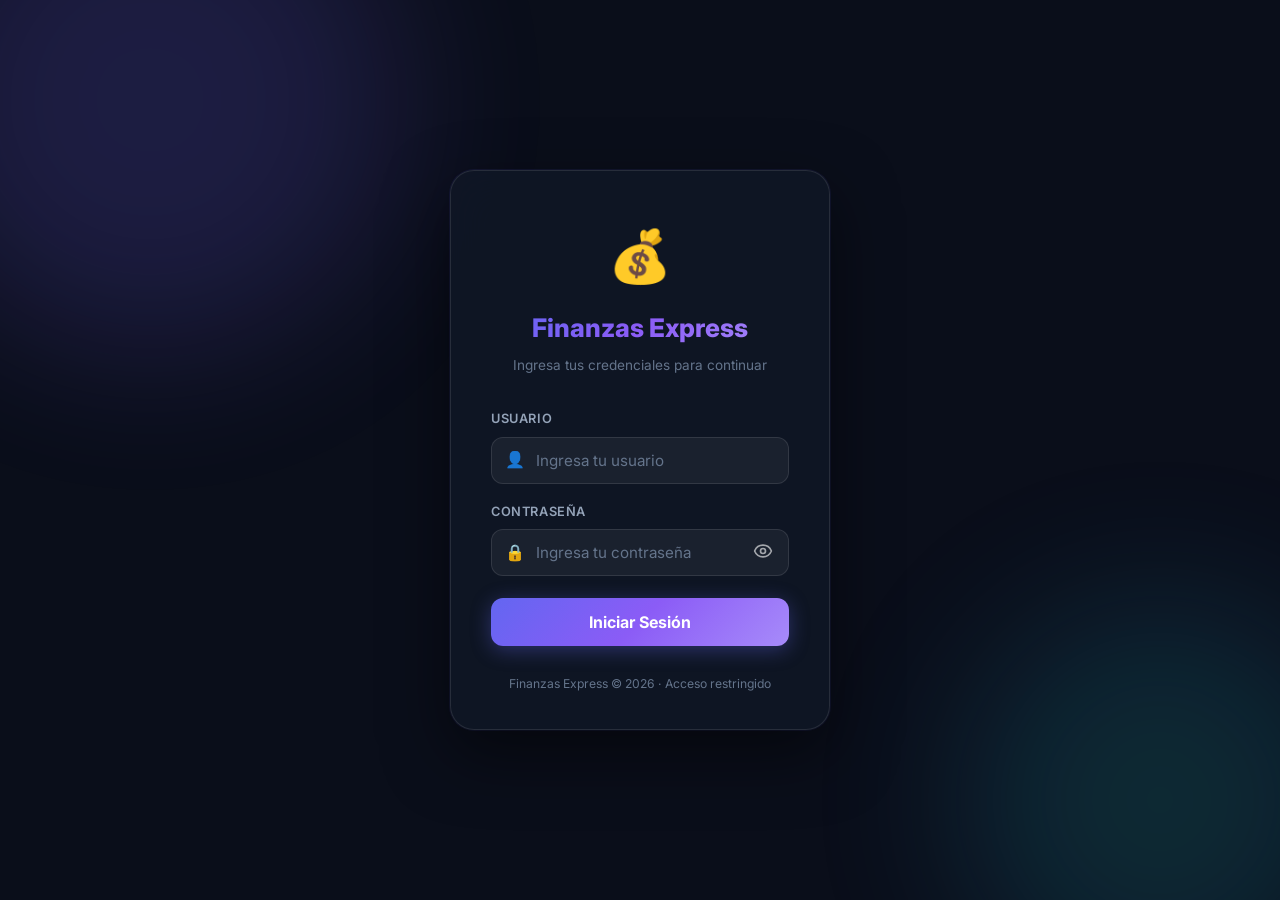
<file: static/login.html>
<!DOCTYPE html>
<html lang="es">

<head>
    <meta charset="UTF-8">
    <meta name="viewport" content="width=device-width, initial-scale=1.0">
    <meta name="description" content="Iniciar sesión en Finanzas Express">
    <title>💰 Finanzas Express · Iniciar Sesión</title>
    <link rel="preconnect" href="https://fonts.googleapis.com">
    <link rel="preconnect" href="https://fonts.gstatic.com" crossorigin>
    <link href="https://fonts.googleapis.com/css2?family=Inter:wght@300;400;500;600;700;800&display=swap"
        rel="stylesheet">
    <link rel="stylesheet" href="styles.css">
</head>

<body class="login-body">
    <div class="login-bg">
        <div class="login-blob login-blob-1"></div>
        <div class="login-blob login-blob-2"></div>
    </div>

    <div class="login-container">
        <div class="login-card">
            <!-- Header -->
            <div class="login-header">
                <div class="login-logo">💰</div>
                <h1 class="login-title">Finanzas Express</h1>
                <p class="login-subtitle">Ingresa tus credenciales para continuar</p>
            </div>

            <!-- Form -->
            <form id="login-form" class="login-form" autocomplete="off">
                <div class="login-form-group">
                    <label for="login-username">Usuario</label>
                    <div class="login-input-wrapper">
                        <span class="login-input-icon">👤</span>
                        <input type="text" id="login-username" name="username" placeholder="Ingresa tu usuario" required
                            autocomplete="username">
                    </div>
                </div>

                <div class="login-form-group">
                    <label for="login-password">Contraseña</label>
                    <div class="login-input-wrapper">
                        <span class="login-input-icon">🔒</span>
                        <input type="password" id="login-password" name="password" placeholder="Ingresa tu contraseña"
                            required autocomplete="current-password">
                        <button type="button" class="login-toggle-password" id="toggle-password"
                            title="Mostrar/ocultar contraseña">
                            <svg xmlns="http://www.w3.org/2000/svg" width="24" height="24" viewBox="0 0 24 24"
                                fill="none" stroke="currentColor" stroke-width="2" stroke-linecap="round"
                                stroke-linejoin="round" class="lucide lucide-eye-icon lucide-eye">
                                <path
                                    d="M2.062 12.348a1 1 0 0 1 0-.696 10.75 10.75 0 0 1 19.876 0 1 1 0 0 1 0 .696 10.75 10.75 0 0 1-19.876 0" />
                                <circle cx="12" cy="12" r="3" />
                            </svg>

                            <svg xmlns="http://www.w3.org/2000/svg" width="24" height="24" viewBox="0 0 24 24"
                                fill="none" stroke="currentColor" stroke-width="2" stroke-linecap="round"
                                stroke-linejoin="round" class="lucide lucide-eye-closed-icon lucide-eye-closed">
                                <path d="m15 18-.722-3.25" />
                                <path d="M2 8a10.645 10.645 0 0 0 20 0" />
                                <path d="m20 15-1.726-2.05" />
                                <path d="m4 15 1.726-2.05" />
                                <path d="m9 18 .722-3.25" />
                            </svg>
                        </button>
                    </div>
                </div>

                <!-- Error message -->
                <div id="login-error" class="login-error hidden">
                    <span>⚠️</span>
                    <span id="login-error-text">Usuario o contraseña incorrectos</span>
                </div>

                <button type="submit" class="btn-login" id="btn-login">
                    <span id="btn-login-text">Iniciar Sesión</span>
                    <span id="btn-login-spinner" class="login-spinner hidden"></span>
                </button>
            </form>

            <p class="login-footer">Finanzas Express &copy; 2026 · Acceso restringido</p>
        </div>
    </div>

    <script>
        const form = document.getElementById('login-form');
        const errorBox = document.getElementById('login-error');
        const errorText = document.getElementById('login-error-text');
        const btnText = document.getElementById('btn-login-text');
        const btnSpinner = document.getElementById('btn-login-spinner');
        const togglePwd = document.getElementById('toggle-password');
        const pwdInput = document.getElementById('login-password');
        const eyeIcon = togglePwd.querySelector('.lucide-eye-icon');
        const eyeClosedIcon = togglePwd.querySelector('.lucide-eye-closed-icon');


        togglePwd.addEventListener('click', () => {
            // 1. Verificamos el estado actual
            const isPassword = pwdInput.type === 'password';

            // 2. Alternamos el tipo de input
            pwdInput.type = isPassword ? 'text' : 'password';

            // 3. Mostramos/Ocultamos los iconos según el estado
            if (isPassword) {
                // Si era password (ahora es texto visible), ocultamos el ojo abierto y mostramos el cerrado
                eyeIcon.style.display = 'none';
                eyeClosedIcon.style.display = 'block'; // o 'inline-block' dependiendo de tu diseño
            } else {
                // Si era texto (ahora es password oculto), mostramos el ojo abierto y ocultamos el cerrado
                eyeIcon.style.display = 'block';
                eyeClosedIcon.style.display = 'none';
            }
        });

        form.addEventListener('submit', async (e) => {
            e.preventDefault();
            errorBox.classList.add('hidden');
            btnText.textContent = 'Verificando...';
            btnSpinner.classList.remove('hidden');

            const username = document.getElementById('login-username').value.trim();
            const password = document.getElementById('login-password').value;

            try {
                const res = await fetch('/api/login', {
                    method: 'POST',
                    headers: { 'Content-Type': 'application/json' },
                    body: JSON.stringify({ username, password })
                });

                const data = await res.json();

                if (res.ok) {
                    btnText.textContent = '✅ ¡Bienvenido!';
                    setTimeout(() => { window.location.href = '/'; }, 500);
                } else {
                    errorText.textContent = data.error || 'Usuario o contraseña incorrectos';
                    errorBox.classList.remove('hidden');
                    btnText.textContent = 'Iniciar Sesión';
                    btnSpinner.classList.add('hidden');
                    // Shake animation
                    form.classList.add('login-shake');
                    setTimeout(() => form.classList.remove('login-shake'), 500);
                }
            } catch (err) {
                errorText.textContent = 'Error de conexión. Intenta de nuevo.';
                errorBox.classList.remove('hidden');
                btnText.textContent = 'Iniciar Sesión';
                btnSpinner.classList.add('hidden');
            }
        });
    </script>
</body>

</html>
</file>
<file: static/styles.css>
/* ============================================================
   STYLES.CSS - Simulador de Presupuesto Personal
   Diseño oscuro premium con glassmorphism y micro-animaciones
   ============================================================ */

/* ---- Reset & Base ---- */
*,
*::before,
*::after {
    margin: 0;
    padding: 0;
    box-sizing: border-box;
}

:root {
    --bg-primary: #0a0e1a;
    --bg-secondary: #111827;
    --bg-card: rgba(17, 24, 39, 0.7);
    --bg-card-hover: rgba(17, 24, 39, 0.9);
    --glass: rgba(255, 255, 255, 0.04);
    --glass-border: rgba(255, 255, 255, 0.08);
    --accent-1: #6366f1;
    --accent-2: #8b5cf6;
    --accent-3: #a78bfa;
    --gradient-primary: linear-gradient(135deg, #6366f1, #8b5cf6, #a78bfa);
    --gradient-income: linear-gradient(135deg, #10b981, #34d399);
    --gradient-expense: linear-gradient(135deg, #ef4444, #f87171);
    --gradient-balance: linear-gradient(135deg, #3b82f6, #60a5fa);
    --gradient-savings: linear-gradient(135deg, #f59e0b, #fbbf24);
    --text-primary: #f1f5f9;
    --text-secondary: #94a3b8;
    --text-muted: #64748b;
    --border: rgba(255, 255, 255, 0.06);
    --success: #10b981;
    --warning: #f59e0b;
    --danger: #ef4444;
    --info: #3b82f6;
    --radius-sm: 8px;
    --radius-md: 12px;
    --radius-lg: 16px;
    --radius-xl: 20px;
    --shadow-sm: 0 2px 8px rgba(0, 0, 0, 0.2);
    --shadow-md: 0 4px 16px rgba(0, 0, 0, 0.3);
    --shadow-lg: 0 8px 32px rgba(0, 0, 0, 0.4);
    --shadow-glow: 0 0 20px rgba(99, 102, 241, 0.15);
    --transition: 0.3s cubic-bezier(0.4, 0, 0.2, 1);
    --font: 'Inter', -apple-system, BlinkMacSystemFont, sans-serif;
}

html {
    scroll-behavior: smooth;
}

body {
    font-family: var(--font);
    background: var(--bg-primary);
    color: var(--text-primary);
    min-height: 100vh;
    line-height: 1.6;
    -webkit-font-smoothing: antialiased;
}

body::before {
    content: '';
    position: fixed;
    top: 0;
    left: 0;
    right: 0;
    bottom: 0;
    background:
        radial-gradient(ellipse at 20% 0%, rgba(99, 102, 241, 0.08) 0%, transparent 50%),
        radial-gradient(ellipse at 80% 100%, rgba(139, 92, 246, 0.06) 0%, transparent 50%);
    pointer-events: none;
    z-index: 0;
}

/* ---- Header ---- */
#app-header {
    position: sticky;
    top: 0;
    z-index: 100;
    display: flex;
    justify-content: space-between;
    align-items: center;
    padding: 16px 32px;
    background: rgba(10, 14, 26, 0.85);
    backdrop-filter: blur(20px);
    -webkit-backdrop-filter: blur(20px);
    border-bottom: 1px solid var(--glass-border);
}

.header-left {
    display: flex;
    align-items: center;
    gap: 14px;
}

.logo {
    font-size: 2rem;
    animation: float 3s ease-in-out infinite;
}

@keyframes float {

    0%,
    100% {
        transform: translateY(0px);
    }

    50% {
        transform: translateY(-4px);
    }
}

#app-header h1 {
    font-size: 1.4rem;
    font-weight: 700;
    background: var(--gradient-primary);
    -webkit-background-clip: text;
    -webkit-text-fill-color: transparent;
    background-clip: text;
}

.header-subtitle {
    font-size: 0.8rem;
    color: var(--text-muted);
}



.guest-badge {
    background: var(--glass);
    padding: 2px 8px;
    border-radius: 999px;
    border: 1px solid var(--glass-border);
    font-size: 0.72rem;
}

.month-selector {
    display: flex;
    align-items: center;
    gap: 6px;
}

.month-nav-btn {
    background: var(--glass);
    border: 1px solid var(--glass-border);
    color: var(--text-primary);
    width: 34px;
    height: 34px;
    border-radius: var(--radius-sm);
    font-size: 0.85rem;
    cursor: pointer;
    display: flex;
    align-items: center;
    justify-content: center;
    transition: var(--transition);
}

.month-nav-btn:hover {
    background: rgba(99, 102, 241, 0.15);
    border-color: var(--accent-1);
    transform: scale(1.05);
}

.month-nav-btn:active {
    transform: scale(0.95);
}

.month-display {
    font-size: 0.9rem;
    font-weight: 600;
    color: var(--text-primary);
    min-width: 140px;
    text-align: center;
    padding: 6px 12px;
    background: var(--glass);
    border: 1px solid var(--glass-border);
    border-radius: var(--radius-sm);
    letter-spacing: 0.3px;
}

.month-hidden-input {
    position: absolute;
    opacity: 0;
    pointer-events: none;
    width: 0;
    height: 0;
}

/* Iconos de calendario visibles en tema oscuro */
input[type="date"]::-webkit-calendar-picker-indicator,
input[type="month"]::-webkit-calendar-picker-indicator {
    filter: invert(0.8) brightness(1.4);
    cursor: pointer;
    opacity: 0.8;
    transition: opacity 0.2s;
}

input[type="date"]::-webkit-calendar-picker-indicator:hover,
input[type="month"]::-webkit-calendar-picker-indicator:hover {
    opacity: 1;
}

/* ---- Alerts Banner ---- */
.alerts-banner {
    padding: 0 32px;
    transition: var(--transition);
}

.alerts-banner.hidden {
    display: none;
}

.alert-item {
    display: flex;
    align-items: center;
    gap: 12px;
    padding: 12px 18px;
    margin-top: 12px;
    background: rgba(239, 68, 68, 0.1);
    border-left: 4px solid var(--danger);
    border-radius: var(--radius-sm);
    animation: slideIn 0.4s ease-out;
    font-size: 0.9rem;
}

.alert-item .alert-icon {
    font-size: 1.3rem;
}

@keyframes slideIn {
    from {
        opacity: 0;
        transform: translateX(-20px);
    }

    to {
        opacity: 1;
        transform: translateX(0);
    }
}

/* ---- Tabs Nav ---- */
.tabs-nav {
    display: flex;
    gap: 4px;
    padding: 16px 32px 0;
    position: relative;
    z-index: 1;
}

.tab-btn {
    flex: 1;
    display: flex;
    align-items: center;
    justify-content: center;
    gap: 8px;
    padding: 14px 20px;
    background: var(--glass);
    border: 1px solid var(--glass-border);
    border-bottom: none;
    border-radius: var(--radius-md) var(--radius-md) 0 0;
    color: var(--text-secondary);
    font-family: var(--font);
    font-size: 0.95rem;
    font-weight: 500;
    cursor: pointer;
    transition: var(--transition);
    position: relative;
    overflow: hidden;
}

.tab-btn::before {
    content: '';
    position: absolute;
    top: 0;
    left: 0;
    right: 0;
    height: 3px;
    background: var(--gradient-primary);
    transform: scaleX(0);
    transition: transform 0.3s ease;
}

.tab-btn:hover {
    color: var(--text-primary);
    background: rgba(255, 255, 255, 0.06);
}

.tab-btn.active {
    color: var(--text-primary);
    background: var(--bg-card);
    border-color: rgba(99, 102, 241, 0.2);
}

.tab-btn.active::before {
    transform: scaleX(1);
}

.tab-icon {
    font-size: 1.15rem;
}

/* ---- Main ---- */
#main-content {
    padding: 0 32px 40px;
    position: relative;
    z-index: 1;
}

.tab-content {
    display: none;
    animation: fadeUp 0.45s ease-out;
}

.tab-content.active {
    display: block;
}

@keyframes fadeUp {
    from {
        opacity: 0;
        transform: translateY(12px);
    }

    to {
        opacity: 1;
        transform: translateY(0);
    }
}

/* ---- Cards ---- */
.card {
    background: var(--bg-card);
    backdrop-filter: blur(16px);
    -webkit-backdrop-filter: blur(16px);
    border: 1px solid var(--glass-border);
    border-radius: var(--radius-lg);
    padding: 24px;
    margin-top: 20px;
    box-shadow: var(--shadow-sm);
    transition: var(--transition);
}

.card-header {
    display: flex;
    justify-content: space-between;
    align-items: center;
    margin-bottom: 20px;
}

.card-header h2 {
    font-size: 1.1rem;
    font-weight: 600;
    color: var(--text-primary);
}

/* ---- Grid Layouts ---- */
.grid-2col {
    display: grid;
    grid-template-columns: 1fr 1fr;
    gap: 20px;
}

/* ---- Forms ---- */
.form-row {
    display: grid;
    grid-template-columns: 1fr 1fr;
    gap: 16px;
}

.form-row-3 {
    grid-template-columns: 1fr 1fr 1fr;
}

.form-group {
    display: flex;
    flex-direction: column;
    gap: 6px;
    margin-bottom: 16px;
}

.form-group label {
    font-size: 0.82rem;
    font-weight: 500;
    color: var(--text-secondary);
    text-transform: uppercase;
    letter-spacing: 0.5px;
}

.form-group input,
.form-group select {
    padding: 10px 14px;
    background: rgba(255, 255, 255, 0.04);
    border: 1px solid var(--glass-border);
    border-radius: var(--radius-sm);
    color: var(--text-primary);
    font-family: var(--font);
    font-size: 0.92rem;
    outline: none;
    transition: var(--transition);
}

.form-group input::placeholder {
    color: var(--text-muted);
}

.form-group input:focus,
.form-group select:focus {
    border-color: var(--accent-1);
    box-shadow: 0 0 0 3px rgba(99, 102, 241, 0.12);
    background: rgba(255, 255, 255, 0.06);
}

.form-group select option {
    background: var(--bg-secondary);
    color: var(--text-primary);
}

/* ---- Buttons ---- */
.btn {
    padding: 11px 24px;
    border: none;
    border-radius: var(--radius-sm);
    font-family: var(--font);
    font-size: 0.9rem;
    font-weight: 600;
    cursor: pointer;
    transition: var(--transition);
    display: inline-flex;
    align-items: center;
    gap: 8px;
    position: relative;
    overflow: hidden;
}

.btn::after {
    content: '';
    position: absolute;
    inset: 0;
    background: rgba(255, 255, 255, 0);
    transition: var(--transition);
}

.btn:hover::after {
    background: rgba(255, 255, 255, 0.08);
}

.btn:active {
    transform: scale(0.97);
}

.btn-primary {
    background: var(--gradient-primary);
    color: #fff;
    box-shadow: 0 4px 14px rgba(99, 102, 241, 0.3);
}

.btn-primary:hover {
    box-shadow: 0 6px 20px rgba(99, 102, 241, 0.4);
    transform: translateY(-1px);
}

.btn-secondary {
    background: linear-gradient(135deg, #059669, #10b981);
    color: #fff;
    box-shadow: 0 4px 14px rgba(16, 185, 129, 0.25);
}

.btn-secondary:hover {
    box-shadow: 0 6px 20px rgba(16, 185, 129, 0.35);
    transform: translateY(-1px);
}

.btn-accent {
    background: linear-gradient(135deg, #d97706, #f59e0b);
    color: #fff;
    box-shadow: 0 4px 14px rgba(245, 158, 11, 0.25);
}

.btn-accent:hover {
    box-shadow: 0 6px 20px rgba(245, 158, 11, 0.35);
    transform: translateY(-1px);
}

.btn-export {
    background: var(--glass);
    border: 1px solid var(--glass-border);
    color: var(--text-primary);
    padding: 8px 18px;
    border-radius: var(--radius-sm);
    font-family: var(--font);
    font-size: 0.85rem;
    font-weight: 500;
    cursor: pointer;
    transition: var(--transition);
}

.btn-export:hover {
    background: rgba(255, 255, 255, 0.08);
    border-color: var(--accent-1);
}

.btn-sm {
    padding: 6px 14px;
    font-size: 0.78rem;
}

.btn-danger {
    background: rgba(239, 68, 68, 0.15);
    color: var(--danger);
    border: 1px solid rgba(239, 68, 68, 0.2);
}

.btn-danger:hover {
    background: rgba(239, 68, 68, 0.25);
}

.btn-deposit {
    background: rgba(16, 185, 129, 0.15);
    color: var(--success);
    border: 1px solid rgba(16, 185, 129, 0.2);
}

.btn-deposit:hover {
    background: rgba(16, 185, 129, 0.25);
}

.btn-withdraw {
    background: rgba(59, 130, 246, 0.15);
    color: var(--info);
    border: 1px solid rgba(59, 130, 246, 0.2);
}

.btn-withdraw:hover {
    background: rgba(59, 130, 246, 0.25);
}

.btn-reset {
    background: rgba(239, 68, 68, 0.12);
    color: var(--danger);
    border: 1px solid rgba(239, 68, 68, 0.2);
    padding: 8px 18px;
    border-radius: var(--radius-sm);
    font-family: var(--font);
    font-size: 0.82rem;
    font-weight: 600;
    cursor: pointer;
    transition: var(--transition);
    white-space: nowrap;
}

.btn-reset:hover {
    background: rgba(239, 68, 68, 0.22);
    border-color: var(--danger);
    box-shadow: 0 0 12px rgba(239, 68, 68, 0.15);
    transform: translateY(-1px);
}

.btn-reset:active {
    transform: scale(0.97);
}

.header-right {
    display: flex;
    align-items: center;
    gap: 12px;
}

.btn-add-transaction {
    background: linear-gradient(135deg, #960505, #b91010);
    color: #fff;
    box-shadow: 0 4px 14px rgba(185, 16, 16, 0.25);
}

.btn-add-transaction:hover {
    box-shadow: 0 6px 20px rgba(185, 16, 16, 0.35);
    transform: translateY(-1px);
}

/* ---- KPI Grid ---- */
.kpi-grid {
    display: grid;
    grid-template-columns: repeat(4, 1fr);
    gap: 16px;
    margin-top: 20px;
}

.kpi-card {
    padding: 20px;
    border-radius: var(--radius-lg);
    text-align: center;
    position: relative;
    overflow: hidden;
    transition: var(--transition);
}

.kpi-card::before {
    content: '';
    position: absolute;
    inset: 0;
    opacity: 0.12;
    border-radius: inherit;
}

.kpi-income {
    background: rgba(16, 185, 129, 0.08);
    border: 1px solid rgba(16, 185, 129, 0.15);
}

.kpi-expense {
    background: rgba(239, 68, 68, 0.08);
    border: 1px solid rgba(239, 68, 68, 0.15);
}

.kpi-balance {
    background: rgba(59, 130, 246, 0.08);
    border: 1px solid rgba(59, 130, 246, 0.15);
}

.kpi-savings {
    background: rgba(245, 158, 11, 0.08);
    border: 1px solid rgba(245, 158, 11, 0.15);
}

.kpi-card:hover {
    transform: translateY(-2px);
    box-shadow: var(--shadow-md);
}

.kpi-icon {
    font-size: 1.8rem;
    margin-bottom: 8px;
}

.kpi-value {
    font-size: 1.6rem;
    font-weight: 800;
    letter-spacing: -0.02em;
}

.kpi-income .kpi-value {
    color: var(--success);
}

.kpi-expense .kpi-value {
    color: var(--danger);
}

.kpi-balance .kpi-value {
    color: var(--info);
}

.kpi-savings .kpi-value {
    color: var(--warning);
}

.kpi-label {
    font-size: 0.78rem;
    color: var(--text-secondary);
    text-transform: uppercase;
    letter-spacing: 1px;
    margin-top: 4px;
    font-weight: 500;
}

/* ---- Charts ---- */
.chart-container {
    position: relative;
    height: 300px;
    width: 100%;
}

/* ---- Transactions List ---- */
.transactions-list {
    max-height: 400px;
    overflow-y: auto;
}

.tx-item {
    display: flex;
    align-items: center;
    justify-content: space-between;
    padding: 12px 16px;
    border-bottom: 1px solid var(--border);
    transition: var(--transition);
    border-radius: var(--radius-sm);
}

.tx-item:hover {
    background: var(--glass);
}

.tx-item:last-child {
    border-bottom: none;
}

.tx-info {
    display: flex;
    align-items: center;
    gap: 14px;
}

.tx-icon {
    width: 40px;
    height: 40px;
    border-radius: var(--radius-sm);
    display: flex;
    align-items: center;
    justify-content: center;
    font-size: 1.1rem;
}

.tx-icon.income {
    background: rgba(16, 185, 129, 0.12);
}

.tx-icon.expense {
    background: rgba(239, 68, 68, 0.12);
}

.tx-details h4 {
    font-size: 0.9rem;
    font-weight: 500;
}

.tx-details p {
    font-size: 0.78rem;
    color: var(--text-muted);
}

.tx-right {
    display: flex;
    align-items: center;
    gap: 12px;
}

.tx-amount {
    font-weight: 700;
    font-size: 0.95rem;
}

.tx-amount.income {
    color: var(--success);
}

.tx-amount.expense {
    color: var(--danger);
}

.tx-date {
    font-size: 0.76rem;
    color: var(--text-muted);
}

/* ---- Budget Progress ---- */
.budget-progress-list {
    display: grid;
    gap: 14px;
}

.budget-progress-item {
    padding: 14px;
    background: var(--glass);
    border-radius: var(--radius-md);
    border: 1px solid var(--border);
}

.budget-progress-header {
    display: flex;
    justify-content: space-between;
    align-items: center;
    margin-bottom: 8px;
}

.budget-progress-header h4 {
    font-size: 0.9rem;
    font-weight: 500;
}

.budget-progress-amounts {
    font-size: 0.82rem;
    color: var(--text-secondary);
}

.progress-bar-bg {
    height: 8px;
    background: rgba(255, 255, 255, 0.06);
    border-radius: 999px;
    overflow: hidden;
}

.progress-bar-fill {
    height: 100%;
    border-radius: 999px;
    transition: width 0.8s cubic-bezier(0.4, 0, 0.2, 1);
    position: relative;
}

.progress-bar-fill.ok {
    background: var(--gradient-income);
}

.progress-bar-fill.warning {
    background: var(--gradient-savings);
}

.progress-bar-fill.danger {
    background: var(--gradient-expense);
}

.budget-status {
    font-size: 0.75rem;
    margin-top: 6px;
    font-weight: 500;
}

.budget-status.ok {
    color: var(--success);
}

.budget-status.warning {
    color: var(--warning);
}

.budget-status.danger {
    color: var(--danger);
}

/* ---- Savings Goals ---- */
.savings-goals-list {
    margin-top: 20px;
    display: grid;
    gap: 16px;
}

.savings-goal-card {
    background: var(--glass);
    border: 1px solid var(--glass-border);
    border-radius: var(--radius-md);
    padding: 18px;
    transition: var(--transition);
}

.savings-goal-card:hover {
    border-color: rgba(245, 158, 11, 0.2);
    box-shadow: var(--shadow-sm);
}

.savings-goal-header {
    display: flex;
    justify-content: space-between;
    align-items: flex-start;
    margin-bottom: 12px;
}

.savings-goal-header h4 {
    font-size: 1rem;
    font-weight: 600;
}

.savings-goal-header .goal-deadline {
    font-size: 0.78rem;
    color: var(--text-muted);
}

.savings-goal-amounts {
    display: flex;
    justify-content: space-between;
    font-size: 0.88rem;
    margin-bottom: 10px;
}

.savings-goal-amounts .current {
    color: var(--warning);
    font-weight: 700;
}

.savings-goal-amounts .target {
    color: var(--text-secondary);
}

.savings-goal-projection {
    padding: 10px 14px;
    background: rgba(245, 158, 11, 0.06);
    border-radius: var(--radius-sm);
    font-size: 0.82rem;
    color: var(--text-secondary);
    margin-top: 10px;
    border-left: 3px solid var(--warning);
}

.savings-goal-projection.behind {
    background: rgba(239, 68, 68, 0.06);
    border-left-color: var(--danger);
}

.savings-goal-projection.completed {
    background: rgba(16, 185, 129, 0.06);
    border-left-color: var(--success);
}

.savings-goal-actions {
    display: flex;
    gap: 8px;
    margin-top: 12px;
}

.deposit-input {
    padding: 6px 12px;
    background: rgba(255, 255, 255, 0.04);
    border: 1px solid var(--glass-border);
    border-radius: var(--radius-sm);
    color: var(--text-primary);
    font-family: var(--font);
    font-size: 0.82rem;
    width: 120px;
    outline: none;
}

.deposit-input:focus {
    border-color: var(--success);
}

/* ---- Report ---- */
.report-summary {
    overflow-x: auto;
}

.report-summary table {
    width: 100%;
    border-collapse: collapse;
}

.report-summary th,
.report-summary td {
    padding: 12px 16px;
    text-align: left;
    border-bottom: 1px solid var(--border);
    font-size: 0.88rem;
}

.report-summary th {
    color: var(--text-secondary);
    font-weight: 600;
    text-transform: uppercase;
    font-size: 0.76rem;
    letter-spacing: 0.5px;
}

.report-summary tr:hover td {
    background: var(--glass);
}

.report-total {
    font-weight: 700;
    font-size: 1rem !important;
    border-top: 2px solid var(--glass-border) !important;
}

/* ---- Recommendations ---- */
.recommendations-list {
    display: grid;
    gap: 14px;
}

.rec-item {
    display: flex;
    gap: 14px;
    padding: 16px;
    border-radius: var(--radius-md);
    border: 1px solid var(--border);
    animation: fadeUp 0.5s ease-out;
}

.rec-item.success {
    background: rgba(16, 185, 129, 0.06);
    border-color: rgba(16, 185, 129, 0.15);
}

.rec-item.warning {
    background: rgba(245, 158, 11, 0.06);
    border-color: rgba(245, 158, 11, 0.15);
}

.rec-item.danger {
    background: rgba(239, 68, 68, 0.06);
    border-color: rgba(239, 68, 68, 0.15);
}

.rec-item.info {
    background: rgba(59, 130, 246, 0.06);
    border-color: rgba(59, 130, 246, 0.15);
}

.rec-icon {
    font-size: 1.5rem;
    flex-shrink: 0;
}

.rec-content h4 {
    font-size: 0.92rem;
    font-weight: 600;
    margin-bottom: 4px;
}

.rec-content p {
    font-size: 0.84rem;
    color: var(--text-secondary);
    line-height: 1.5;
}

/* ---- Toast ---- */
.toast {
    position: fixed;
    bottom: 30px;
    right: 30px;
    padding: 14px 24px;
    background: var(--bg-card);
    backdrop-filter: blur(16px);
    border: 1px solid var(--glass-border);
    border-radius: var(--radius-md);
    color: var(--text-primary);
    font-size: 0.9rem;
    font-weight: 500;
    box-shadow: var(--shadow-lg);
    z-index: 1000;
    animation: toastIn 0.4s ease-out;
    display: flex;
    align-items: center;
    gap: 10px;
}

.toast.hidden {
    display: none;
}

.toast.success {
    border-left: 4px solid var(--success);
}

.toast.error {
    border-left: 4px solid var(--danger);
}

.toast.info {
    border-left: 4px solid var(--info);
}

@keyframes toastIn {
    from {
        opacity: 0;
        transform: translateY(20px) scale(0.95);
    }

    to {
        opacity: 1;
        transform: translateY(0) scale(1);
    }
}

/* ---- Empty state ---- */
.empty-state {
    text-align: center;
    padding: 40px 20px;
    color: var(--text-muted);
}

.empty-state .empty-icon {
    font-size: 2.5rem;
    margin-bottom: 12px;
    opacity: 0.6;
}

.empty-state p {
    font-size: 0.9rem;
}

/* ---- Scrollbar ---- */
::-webkit-scrollbar {
    width: 6px;
}

::-webkit-scrollbar-track {
    background: transparent;
}

::-webkit-scrollbar-thumb {
    background: rgba(255, 255, 255, 0.1);
    border-radius: 999px;
}

::-webkit-scrollbar-thumb:hover {
    background: rgba(255, 255, 255, 0.18);
}

/* ---- Responsive ---- */
@media (max-width: 900px) {
    .grid-2col {
        grid-template-columns: 1fr;
    }

    .kpi-grid {
        grid-template-columns: repeat(2, 1fr);
    }

    .form-row-3 {
        grid-template-columns: 1fr;
    }

    #app-header {
        flex-direction: column;
        gap: 12px;
        padding: 14px 18px;
    }

    .tabs-nav {
        padding: 12px 18px 0;
    }

    #main-content {
        padding: 0 18px 30px;
    }

    .tab-label {
        display: none;
    }

    .tab-icon {
        font-size: 1.4rem;
    }
}

@media (max-width: 600px) {
    .kpi-grid {
        grid-template-columns: 1fr 1fr;
    }

    .form-row {
        grid-template-columns: 1fr;
    }

    .kpi-value {
        font-size: 1.2rem;
    }
}

/* ============================================================
   LOGIN PAGE
   ============================================================ */

.login-body {
    display: flex;
    align-items: center;
    justify-content: center;
    min-height: 100vh;
    background: var(--bg-primary);
    overflow: hidden;
}

.login-body::before {
    display: none;
}

/* Animated blobs */
.login-bg {
    position: fixed;
    inset: 0;
    pointer-events: none;
    z-index: 0;
}

.login-blob {
    position: absolute;
    border-radius: 50%;
    filter: blur(80px);
    opacity: 0.18;
    animation: blobMove 8s ease-in-out infinite alternate;
}

.login-blob-1 {
    width: 500px;
    height: 500px;
    background: radial-gradient(circle, #6366f1, #8b5cf6);
    top: -150px;
    left: -100px;
    animation-duration: 9s;
}

.login-blob-2 {
    width: 400px;
    height: 400px;
    background: radial-gradient(circle, #10b981, #3b82f6);
    bottom: -100px;
    right: -80px;
    animation-duration: 11s;
    animation-direction: alternate-reverse;
}

@keyframes blobMove {
    from {
        transform: translate(0, 0) scale(1);
    }

    to {
        transform: translate(40px, 30px) scale(1.08);
    }
}

/* Card */
.login-container {
    position: relative;
    z-index: 1;
    width: 100%;
    max-width: 420px;
    padding: 20px;
}

.login-card {
    background: rgba(17, 24, 39, 0.82);
    backdrop-filter: blur(24px);
    -webkit-backdrop-filter: blur(24px);
    border: 1px solid rgba(255, 255, 255, 0.1);
    border-radius: 24px;
    padding: 44px 40px 36px;
    box-shadow: 0 24px 64px rgba(0, 0, 0, 0.5), 0 0 0 1px rgba(99, 102, 241, 0.1);
    animation: fadeUp 0.5s ease-out;
}

/* Header */
.login-header {
    text-align: center;
    margin-bottom: 32px;
}

.login-logo {
    font-size: 3.2rem;
    display: block;
    margin-bottom: 12px;
    animation: float 3s ease-in-out infinite;
}

.login-title {
    font-size: 1.6rem;
    font-weight: 800;
    background: var(--gradient-primary);
    -webkit-background-clip: text;
    -webkit-text-fill-color: transparent;
    background-clip: text;
    margin-bottom: 6px;
}

.login-subtitle {
    font-size: 0.85rem;
    color: var(--text-muted);
}

/* Form */
.login-form {
    display: flex;
    flex-direction: column;
    gap: 18px;
}

.login-form-group {
    display: flex;
    flex-direction: column;
    gap: 7px;
}

.login-form-group label {
    font-size: 0.8rem;
    font-weight: 600;
    color: var(--text-secondary);
    text-transform: uppercase;
    letter-spacing: 0.6px;
}

.login-input-wrapper {
    position: relative;
    display: flex;
    align-items: center;
}

.login-input-icon {
    position: absolute;
    left: 14px;
    font-size: 1rem;
    pointer-events: none;
    z-index: 1;
}

.login-input-wrapper input {
    width: 100%;
    padding: 13px 14px 13px 44px;
    background: rgba(255, 255, 255, 0.05);
    border: 1px solid rgba(255, 255, 255, 0.1);
    border-radius: var(--radius-md);
    color: var(--text-primary);
    font-family: var(--font);
    font-size: 0.95rem;
    outline: none;
    transition: var(--transition);
}

.login-input-wrapper input::placeholder {
    color: var(--text-muted);
}

.login-input-wrapper input:focus {
    border-color: var(--accent-1);
    box-shadow: 0 0 0 3px rgba(99, 102, 241, 0.18);
    background: rgba(255, 255, 255, 0.08);
}

.login-toggle-password {
    position: absolute;
    right: 12px;
    background: none;
    border: none;
    cursor: pointer;
    font-size: 1rem;
    opacity: 0.6;
    transition: 0.1 ease;
    padding: 4px;
    color: white;
}

.lucide-eye-icon,
.lucide-eye-closed-icon {
    width: 20px;
    /* Tamaño fijo para el SVG */
    height: 20px;
}

.lucide-eye-closed-icon {
    display: none;
}

.lucide-eye-closed-icon,
.lucide-eye-icon {
    pointer-events: none;
}

.login-toggle-password:hover {
    opacity: 1;
}

/* Error */
.login-error {
    display: flex;
    align-items: center;
    gap: 8px;
    background: rgba(239, 68, 68, 0.12);
    border: 1px solid rgba(239, 68, 68, 0.25);
    border-radius: var(--radius-sm);
    padding: 10px 14px;
    font-size: 0.87rem;
    color: #fca5a5;
    animation: fadeUp 0.3s ease-out;
}

.login-error.hidden {
    display: none;
}

/* Login button */
.btn-login {
    width: 100%;
    padding: 14px;
    background: var(--gradient-primary);
    color: #fff;
    border: none;
    border-radius: var(--radius-md);
    font-family: var(--font);
    font-size: 1rem;
    font-weight: 700;
    cursor: pointer;
    transition: var(--transition);
    box-shadow: 0 4px 20px rgba(99, 102, 241, 0.35);
    display: flex;
    align-items: center;
    justify-content: center;
    gap: 10px;
    margin-top: 4px;
}

.btn-login:hover {
    box-shadow: 0 6px 28px rgba(99, 102, 241, 0.5);
    transform: translateY(-1px);
}

.btn-login:active {
    transform: scale(0.98);
}

/* Spinner */
.login-spinner {
    width: 18px;
    height: 18px;
    border: 2px solid rgba(255, 255, 255, 0.3);
    border-top-color: #fff;
    border-radius: 50%;
    animation: spin 0.7s linear infinite;
}

.login-spinner.hidden {
    display: none;
}

@keyframes spin {
    to {
        transform: rotate(360deg);
    }
}

/* Shake on error */
@keyframes loginShake {

    0%,
    100% {
        transform: translateX(0);
    }

    20% {
        transform: translateX(-8px);
    }

    40% {
        transform: translateX(8px);
    }

    60% {
        transform: translateX(-5px);
    }

    80% {
        transform: translateX(5px);
    }
}

.login-shake {
    animation: loginShake 0.5s ease-out;
}

/* Footer */
.login-footer {
    text-align: center;
    margin-top: 28px;
    font-size: 0.76rem;
    color: var(--text-muted);
}

/* Logout button */
.btn-logout {
    background: rgba(99, 102, 241, 0.12);
    color: var(--accent-3);
    border: 1px solid rgba(99, 102, 241, 0.2);
    padding: 8px 18px;
    border-radius: var(--radius-sm);
    font-family: var(--font);
    font-size: 0.82rem;
    font-weight: 600;
    cursor: pointer;
    transition: var(--transition);
    white-space: nowrap;
}

.btn-logout:hover {
    background: rgba(99, 102, 241, 0.22);
    border-color: var(--accent-1);
    box-shadow: 0 0 12px rgba(99, 102, 241, 0.15);
    transform: translateY(-1px);
}

.btn-logout:active {
    transform: scale(0.97);
}
</file>
